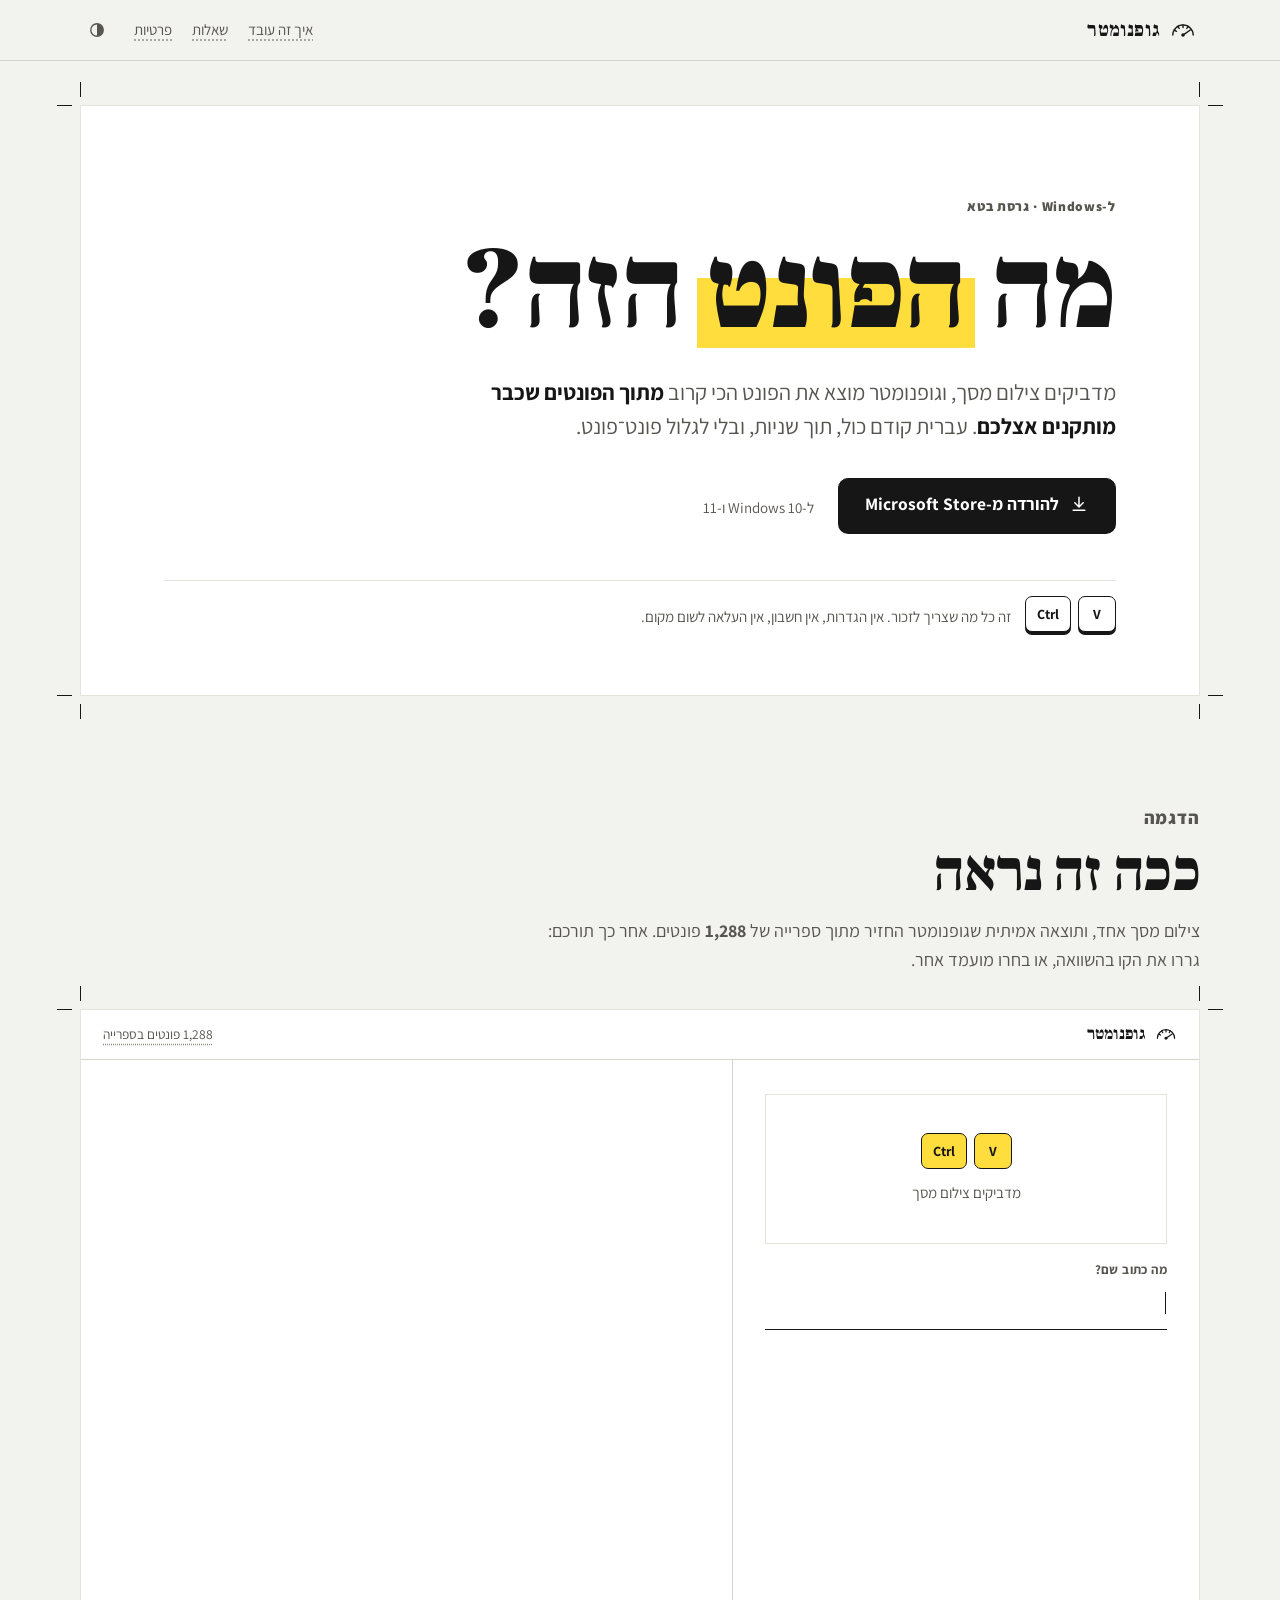
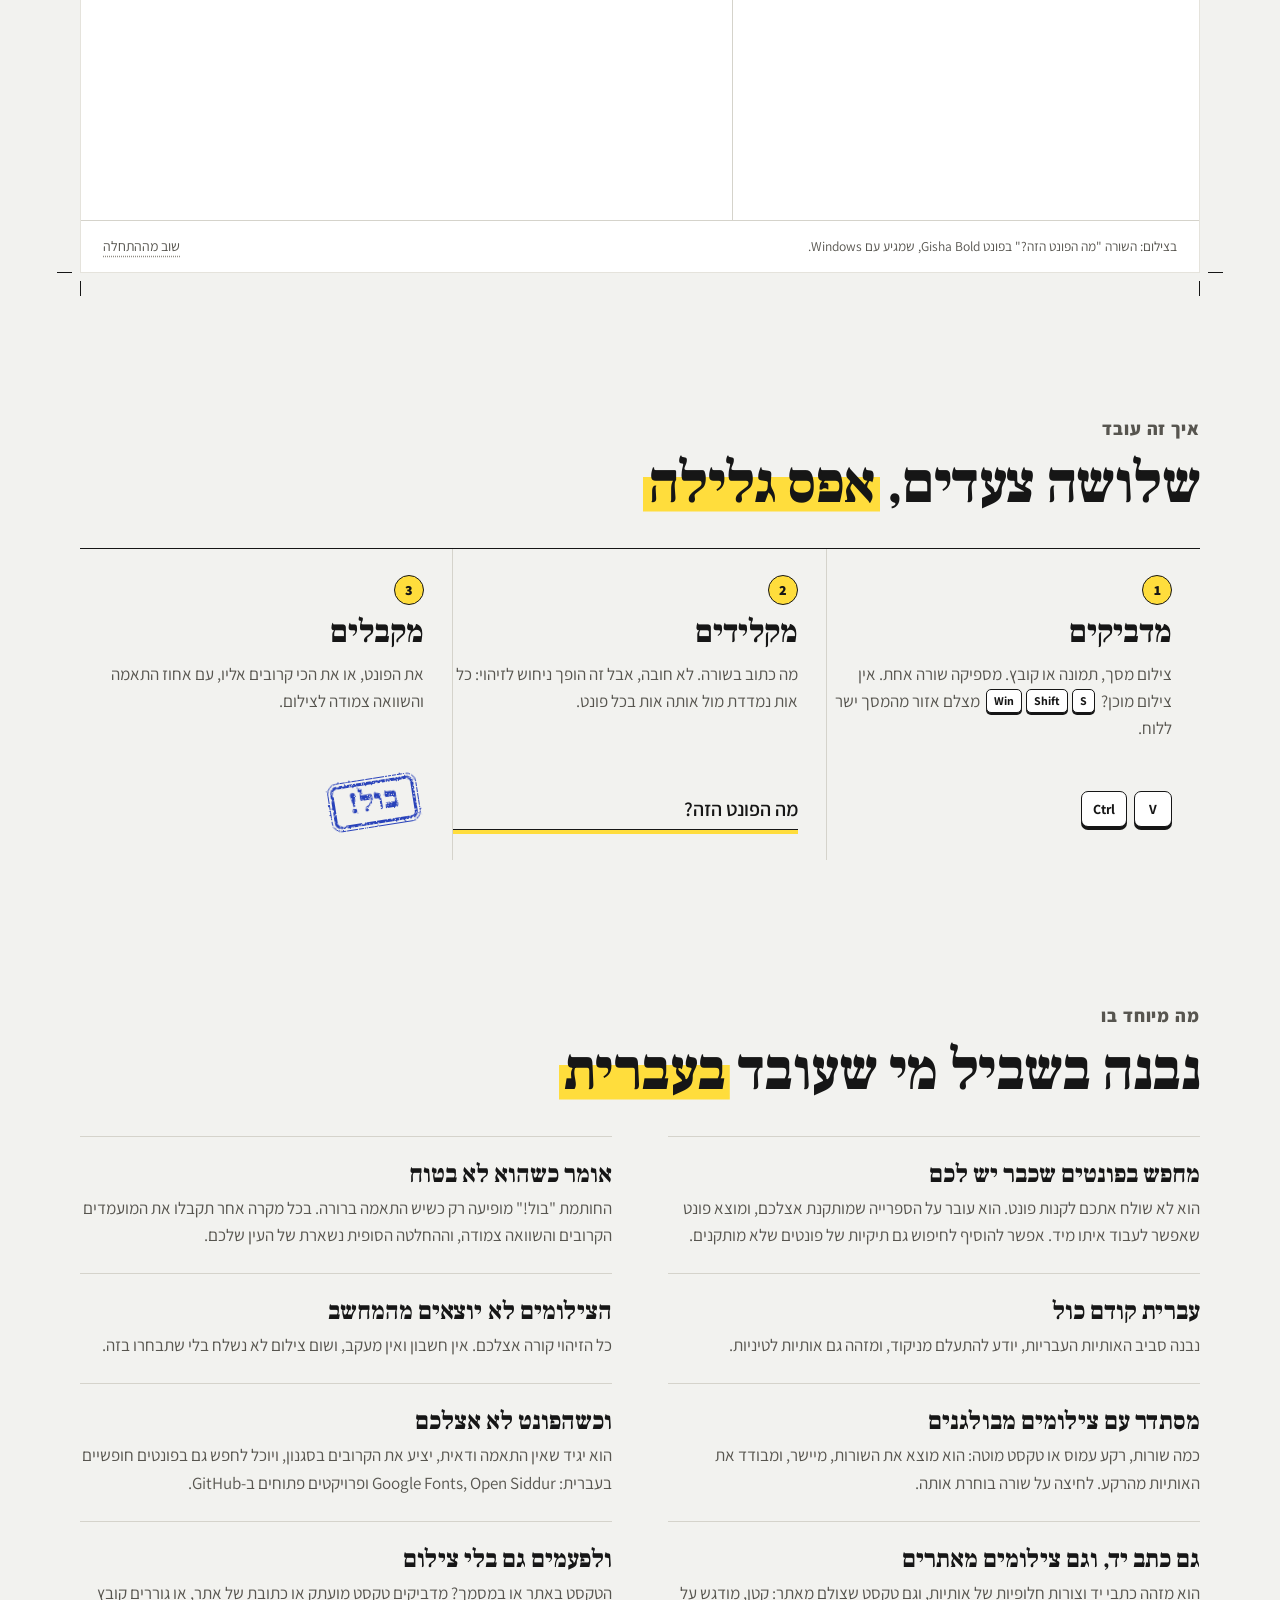
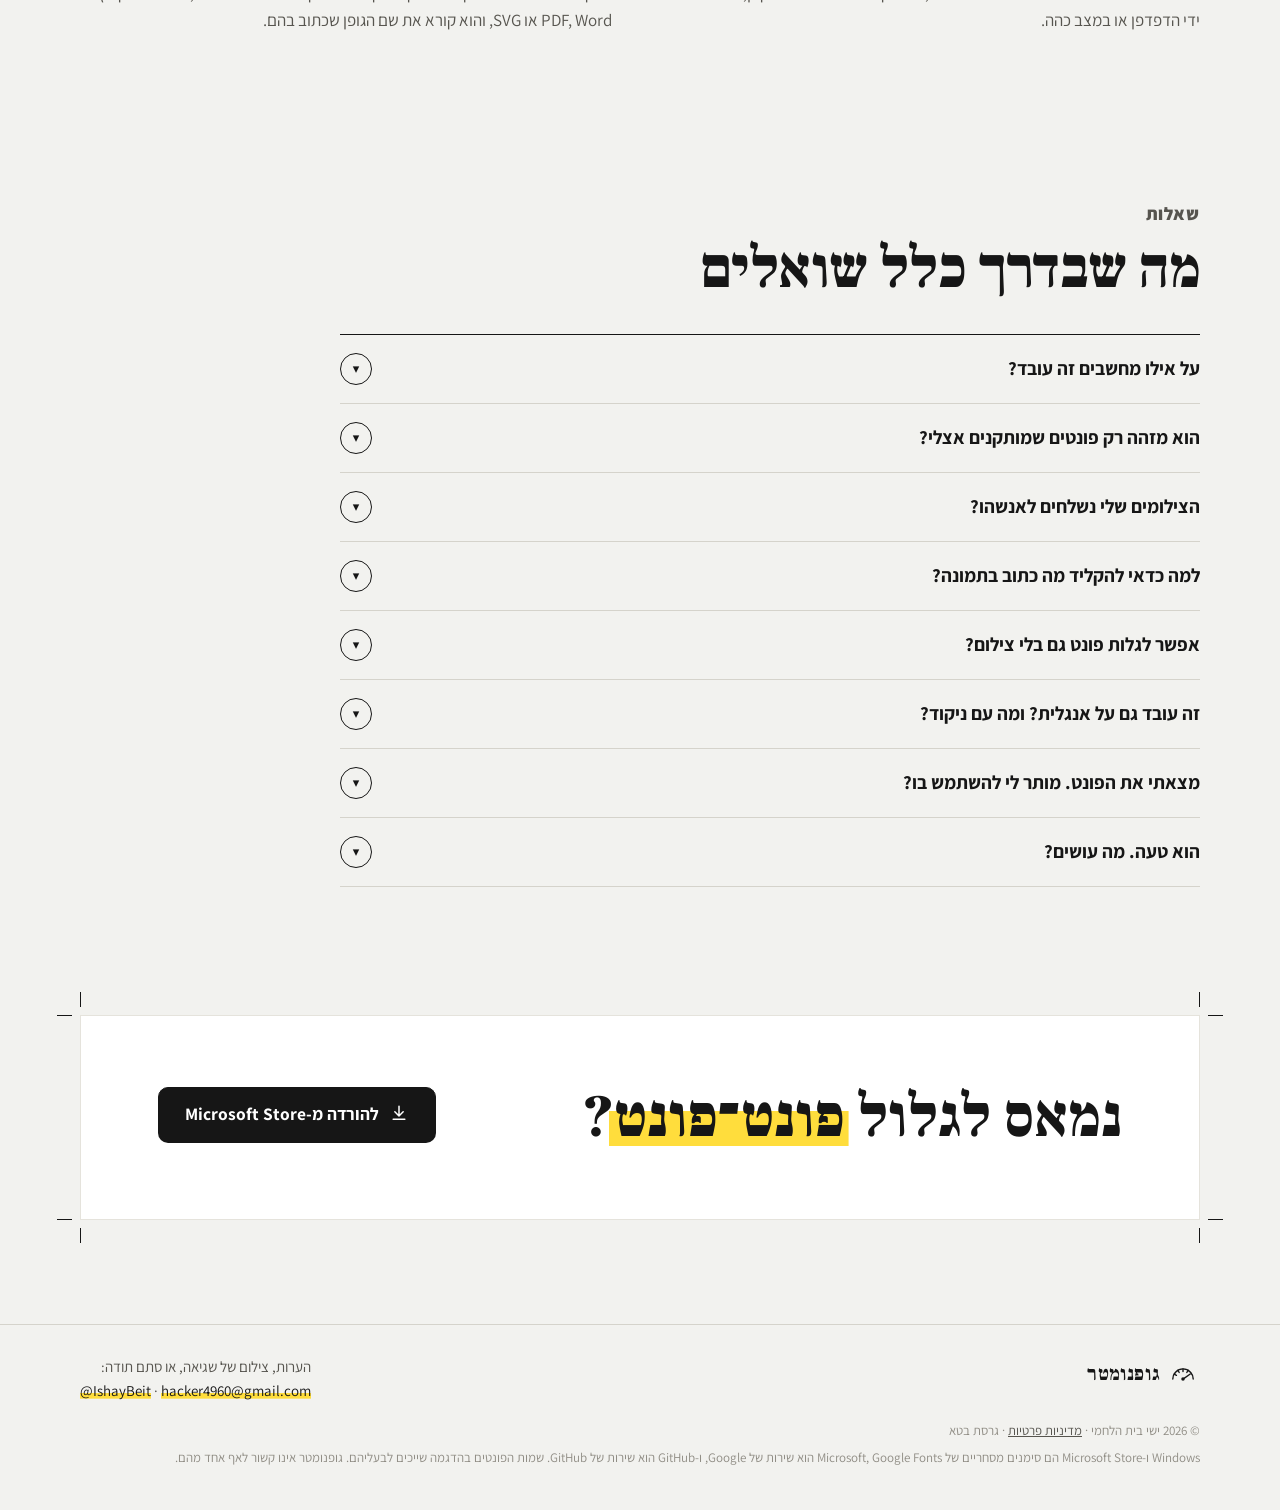
<file: index.html>
<!doctype html>
<html lang="he" dir="rtl" class="no-js" data-store="live">
<head>
<meta charset="utf-8">
<meta name="viewport" content="width=device-width, initial-scale=1">
<title>גופנומטר · מה הפונט הזה? זיהוי פונט מצילום מסך</title>
<meta name="description" content="גופנומטר מזהה פונט מצילום מסך, מתוך הפונטים שכבר מותקנים אצלכם ב-Windows. עברית קודם כול, וגם אותיות לטיניות. אפשר גם לקרוא את שם הגופן מטקסט מועתק, מאתר או מקובץ. הצילומים לא יוצאים מהמחשב.">
<meta name="theme-color" content="#F2F2EF">
<link rel="icon" href="img/favicon.png" type="image/png">
<link rel="apple-touch-icon" href="img/apple-touch-icon.png">
<link rel="canonical" href="https://fontometer.github.io/">
<!-- link previews (WhatsApp, X, Facebook): these need full addresses -->
<meta property="og:url" content="https://fontometer.github.io/">
<meta property="og:type" content="website">
<meta property="og:locale" content="he_IL">
<meta property="og:site_name" content="גופנומטר">
<meta property="og:title" content="גופנומטר · מה הפונט הזה?">
<meta property="og:description" content="מזהה פונט מצילום מסך, מתוך הפונטים שכבר יש לכם. עברית קודם כול.">
<meta property="og:image" content="https://fontometer.github.io/img/og.png">
<meta property="og:image:width" content="1200">
<meta property="og:image:height" content="630">
<meta name="twitter:card" content="summary_large_image">
<link rel="preload" href="fonts/FrankRuhlLibre-900.woff2" as="font" type="font/woff2" crossorigin>
<link rel="preload" href="fonts/Assistant-400.woff2" as="font" type="font/woff2" crossorigin>
<link rel="stylesheet" href="style.css">
<script>
  // before the first paint: scripts are on, and the theme the visitor chose last time (light at first)
  document.documentElement.classList.remove("no-js");
  try { if (localStorage.getItem("fontometer.theme") === "dark") document.documentElement.dataset.theme = "dark"; } catch (e) {}
</script>
<script type="application/ld+json">
{"@context": "https://schema.org", "@type": "SoftwareApplication", "name": "גופנומטר", "alternateName": "Fontometer",
 "operatingSystem": "Windows 10, Windows 11", "applicationCategory": "DesignApplication", "inLanguage": "he",
 "description": "זיהוי פונט מצילום מסך, מתוך הפונטים שמותקנים במחשב. עברית קודם כול.",
 "author": {"@type": "Person", "name": "ישי בית הלחמי"}}
</script>
</head>
<body>

<svg width="0" height="0" aria-hidden="true" style="position:absolute">
  <filter id="stampfx" x="-10%" y="-20%" width="120%" height="140%">
    <feTurbulence type="fractalNoise" baseFrequency="0.85" numOctaves="2" seed="7" result="noise"/>
    <feDisplacementMap in="SourceGraphic" in2="noise" scale="2.2" result="rough"/>
    <feTurbulence type="fractalNoise" baseFrequency="1.5" numOctaves="1" seed="2" result="grain"/>
    <feColorMatrix in="grain" type="matrix" values="0 0 0 0 0  0 0 0 0 0  0 0 0 0 0  0 0 0 -9 6.3" result="holes"/>
    <feComposite in="rough" in2="holes" operator="in"/>
  </filter>
  <symbol id="gauge" viewBox="0 0 28 28">
    <path d="M3 19.5A11 11 0 0 1 25 19.5"/>
    <path d="M6.9 15.4L4.47 14M9.9 12.4L8.5 9.97M14 11.3V8.5M18.1 12.4L19.5 9.97"/>
  </symbol>
</svg>

<a class="skip" href="#main">דילוג לתוכן</a>

<header class="bar">
  <div class="wrap">
    <a class="brand" href="./" aria-label="גופנומטר, לראש העמוד">
      <svg class="gauge" id="barGauge" viewBox="0 0 28 28" aria-hidden="true"><use href="#gauge"/><g class="needle"><path d="M14 19.5L21.8 14.05"/><circle cx="14" cy="19.5" r="1.9"/></g></svg>
      <span>גופנומטר</span>
    </a>
    <nav class="bar-tools" aria-label="ניווט">
      <a class="lib-btn" href="#how">איך זה עובד</a>
      <a class="lib-btn" href="#faq">שאלות</a>
      <a class="lib-btn" href="privacy.html">פרטיות</a>
      <button class="icon-btn theme-btn" id="theme" type="button" title="מצב כהה" aria-label="מצב כהה" aria-pressed="false">
        <svg viewBox="0 0 24 24" aria-hidden="true"><circle cx="12" cy="12" r="7.5"/><path class="half" d="M12 4.5a7.5 7.5 0 0 1 0 15z"/></svg>
      </button>
    </nav>
  </div>
</header>

<main id="main">

  <!-- the program's opening screen, as the opening of the site -->
  <section class="hero">
    <div class="wrap">
      <div class="sheet">
        <i class="mark tl"></i><i class="mark tr"></i><i class="mark bl"></i><i class="mark br"></i>
        <p class="kicker">ל-Windows · גרסת בטא</p>
        <h1>מה <span class="hl" data-swipe>הפונט</span> הזה?</h1>
        <p class="lead">מדביקים צילום מסך, וגופנומטר מוצא את הפונט הכי קרוב <b>מתוך הפונטים שכבר מותקנים אצלכם</b>.
          עברית קודם כול, תוך שניות, ובלי לגלול פונט־פונט.</p>
        <div class="cta">
          <a class="btn primary big store-live" href="https://apps.microsoft.com/detail/9P6WHW5M25Q8">
            <svg viewBox="0 0 24 24" aria-hidden="true"><path d="M12 4v11M7 10.5l5 5 5-5M5 19.5h14"/></svg>להורדה מ-Microsoft Store</a>
          <span class="btn big soon store-soon">בקרוב ב-Microsoft Store</span>
          <p class="cta-note">
            <span class="store-live">ל-Windows 10 ו-11</span>
            <span class="store-soon">רוצים לנסות את הבטא כבר עכשיו? <a class="link mail" href="#contact">כתבו לי</a></span>
          </p>
        </div>
        <p class="tip">
          <span class="keys loop" aria-hidden="true"><kbd>Ctrl</kbd><kbd>V</kbd></span>
          <span>זה כל מה שצריך לזכור. אין הגדרות, אין חשבון, אין העלאה לשום מקום.</span>
        </p>
      </div>
    </div>
  </section>

  <!-- the program itself, with a real result -->
  <section class="part" id="demo" aria-labelledby="demoTitle">
    <div class="wrap">
      <header class="part-head">
        <p class="kicker">הדגמה</p>
        <h2 id="demoTitle">ככה זה נראה</h2>
        <p>צילום מסך אחד, ותוצאה אמיתית שגופנומטר החזיר מתוך ספרייה של <b class="lib-count">1,288</b> פונטים.
          אחר כך תורכם: גררו את הקו בהשוואה, או בחרו מועמד אחר.</p>
      </header>

      <div class="sheet app pasted" id="demoApp">
        <i class="mark tl"></i><i class="mark tr"></i><i class="mark bl"></i><i class="mark br"></i>
        <div class="app-bar" aria-hidden="true">
          <span class="app-brand"><svg class="gauge" id="appGauge" viewBox="0 0 28 28"><use href="#gauge"/><g class="needle"><path d="M14 19.5L21.8 14.05"/><circle cx="14" cy="19.5" r="1.9"/></g></svg>גופנומטר</span>
          <span class="app-lib"><span class="lib-count">1,288</span> פונטים בספרייה</span>
        </div>

        <div class="app-stage">
          <div class="app-source">
            <div class="shot">
              <div class="shot-img">
                <img src="img/demo/source.png" width="783" height="128" alt="צילום מסך של השורה: מה הפונט הזה?">
                <div class="scan"></div>
              </div>
              <div class="shot-empty" aria-hidden="true">
                <span class="keys"><kbd data-k="ctrl">Ctrl</kbd><kbd data-k="v">V</kbd></span>
                <span>מדביקים צילום מסך</span>
              </div>
            </div>
            <div class="ask">
              <label>מה כתוב שם?</label>
              <div class="typed" id="demoTyped">מה הפונט הזה?</div>
            </div>
            <p class="app-note" id="demoNote">גם בלי להקליד הוא קורא את האותיות בעצמו. עם הקלדה הוא יודע בדיוק איזו אות היא איזו.</p>
          </div>

          <div class="app-results">
            <div class="res certain" id="demoRes">
              <p class="kicker sure" id="demoKicker">זיהוי ודאי</p>
              <div class="res-main">
                <div class="res-name">
                  <h3 id="demoName">Gisha</h3>
                  <p class="meta"><span id="demoStyle">Bold</span><span class="dot">·</span><span id="demoFile" dir="ltr">gishabd.ttf</span></p>
                </div>
                <div class="score">
                  <div class="stamp" aria-hidden="true">בול!</div>
                  <div class="score-num"><span class="num" id="demoScore">93.8</span><span class="pct">%</span></div>
                  <div class="score-cap">התאמה</div>
                </div>
              </div>
              <div class="progress" aria-hidden="true">
                <div class="track"><i id="demoTrack"></i></div>
                <p class="stage-text" id="demoStage"></p>
              </div>
              <div class="meter" id="demoMeter" style="--v:.938"><i></i><b><span>ודאי מכאן</span></b></div>
            </div>

            <section class="compare" id="demoCompare" aria-label="השוואה">
              <header>
                <h4 class="sub">מקור מול חיקוי</h4>
                <div class="seg" id="demoSeg">
                  <button type="button" class="on" data-mode="wipe">החלקה</button>
                  <button type="button" data-mode="diff">הפרשים</button>
                </div>
              </header>
              <div class="viewer" id="demoViewer" data-mode="wipe" tabindex="0" role="slider" aria-valuemin="0" aria-valuemax="100" aria-valuenow="50"
                   aria-label="השוואה בין הצילום לחיקוי. גררו, או השתמשו בחצים">
                <img class="v-orig" src="img/demo/source.png" alt="">
                <img class="v-font" id="demoFont" src="img/demo/font-1.png" alt="">
                <img class="v-diff" id="demoDiff" src="img/demo/diff-1.png" alt="">
                <div class="handle"><span></span></div>
                <span class="tag tag-orig">מקור</span><span class="tag tag-font">חיקוי</span>
              </div>
              <p class="legend">
                <span class="wipe-only">מימין הצילום, משמאל אותו טקסט בפונט שנבחר. גררו את הקו.</span>
                <span class="diff-only"><i class="sw k"></i>חופף <i class="sw m"></i>רק בצילום <i class="sw c"></i>רק בפונט</span>
              </p>
            </section>

            <section class="others" aria-label="המועמדים">
              <header><h4 class="sub">הקרובים ביותר</h4></header>
              <ol class="list" id="demoList">
                <li class="row" data-i="1" style="--i:0;--v:.938" aria-selected="true" tabindex="0"><span class="rank">1</span><span class="row-sample"><img src="img/demo/row-1.png" alt=""></span><span class="row-name"><b><span>Gisha</span></b><small>Bold</small></span><span class="row-score">93.8%</span></li>
                <li class="row" data-i="2" style="--i:1;--v:.825" aria-selected="false" tabindex="0"><span class="rank">2</span><span class="row-sample"><img src="img/demo/row-2.png" alt=""></span><span class="row-name"><b><span>Tahoma</span></b><small>Bold</small></span><span class="row-score">82.5%</span></li>
                <li class="row" data-i="3" style="--i:2;--v:.797" aria-selected="false" tabindex="0"><span class="rank">3</span><span class="row-sample"><img src="img/demo/row-3.png" alt=""></span><span class="row-name"><b><span>Noto Sans Hebrew</span></b><small>ExtraBold</small></span><span class="row-score">79.7%</span></li>
                <li class="row" data-i="4" style="--i:3;--v:.765" aria-selected="false" tabindex="0"><span class="rank">4</span><span class="row-sample"><img src="img/demo/row-4.png" alt=""></span><span class="row-name"><b><span>Simple CLM</span></b><small>Bold</small></span><span class="row-score">76.5%</span></li>
              </ol>
            </section>
          </div>
        </div>

        <div class="app-foot">
          <span>בצילום: השורה "מה הפונט הזה?" בפונט Gisha Bold, שמגיע עם Windows.</span>
          <button class="quiet" id="demoAgain" type="button">שוב מההתחלה</button>
        </div>
      </div>
    </div>
  </section>

  <section class="part" id="how" aria-labelledby="howTitle">
    <div class="wrap">
      <header class="part-head">
        <p class="kicker">איך זה עובד</p>
        <h2 id="howTitle">שלושה צעדים, <span class="hl" data-swipe>אפס גלילה</span></h2>
      </header>
      <ol class="steps">
        <li>
          <span class="step-n">1</span>
          <h3>מדביקים</h3>
          <p>צילום מסך, תמונה או קובץ. מספיקה שורה אחת.
            אין צילום מוכן? <span class="keys sm" aria-label="Win, Shift ו־S"><kbd>Win</kbd><kbd>Shift</kbd><kbd>S</kbd></span> מצלם אזור מהמסך ישר ללוח.</p>
          <div class="step-art"><span class="keys loop" aria-hidden="true"><kbd>Ctrl</kbd><kbd>V</kbd></span></div>
        </li>
        <li>
          <span class="step-n">2</span>
          <h3>מקלידים</h3>
          <p>מה כתוב בשורה. לא חובה, אבל זה הופך ניחוש לזיהוי: כל אות נמדדת מול אותה אות בכל פונט.</p>
          <div class="step-art"><div class="mini-field" aria-hidden="true">מה הפונט הזה?</div></div>
        </li>
        <li>
          <span class="step-n">3</span>
          <h3>מקבלים</h3>
          <p>את הפונט, או את הכי קרובים אליו, עם אחוז התאמה והשוואה צמודה לצילום.</p>
          <div class="step-art"><span class="mini-stamp" aria-hidden="true">בול!</span></div>
        </li>
      </ol>
    </div>
  </section>

  <section class="part" id="why" aria-labelledby="whyTitle">
    <div class="wrap">
      <header class="part-head">
        <p class="kicker">מה מיוחד בו</p>
        <h2 id="whyTitle">נבנה בשביל מי שעובד <span class="hl" data-swipe>בעברית</span></h2>
      </header>
      <dl class="points">
        <div>
          <dt>מחפש בפונטים שכבר יש לכם</dt>
          <dd>הוא לא שולח אתכם לקנות פונט. הוא עובר על הספרייה שמותקנת אצלכם, ומוצא פונט שאפשר לעבוד איתו מיד.
            אפשר להוסיף לחיפוש גם תיקיות של פונטים שלא מותקנים.</dd>
        </div>
        <div>
          <dt>אומר כשהוא לא בטוח</dt>
          <dd>החותמת "בול!" מופיעה רק כשיש התאמה ברורה. בכל מקרה אחר תקבלו את המועמדים הקרובים והשוואה צמודה,
            וההחלטה הסופית נשארת של העין שלכם.</dd>
        </div>
        <div>
          <dt>עברית קודם כול</dt>
          <dd>נבנה סביב האותיות העבריות, יודע להתעלם מניקוד, ומזהה גם אותיות לטיניות.</dd>
        </div>
        <div>
          <dt>הצילומים לא יוצאים מהמחשב</dt>
          <dd>כל הזיהוי קורה אצלכם. אין חשבון ואין מעקב, ושום צילום לא נשלח בלי שתבחרו בזה.</dd>
        </div>
        <div>
          <dt>מסתדר עם צילומים מבולגנים</dt>
          <dd>כמה שורות, רקע עמוס או טקסט מוטה: הוא מוצא את השורות, מיישר, ומבודד את האותיות מהרקע.
            לחיצה על שורה בוחרת אותה.</dd>
        </div>
        <div>
          <dt>וכשהפונט לא אצלכם</dt>
          <dd>הוא יגיד שאין התאמה ודאית, יציע את הקרובים בסגנון, ויוכל לחפש גם בפונטים חופשיים בעברית: Google Fonts,
            Open Siddur ופרויקטים פתוחים ב-GitHub.</dd>
        </div>
        <div>
          <dt>גם כתב יד, וגם צילומים מאתרים</dt>
          <dd>הוא מזהה כתבי יד וצורות חלופיות של אותיות, וגם טקסט שצולם מאתר: קטן, מודגש על ידי הדפדפן או במצב כהה.</dd>
        </div>
        <div>
          <dt>ולפעמים גם בלי צילום</dt>
          <dd>הטקסט באתר או במסמך? מדביקים טקסט מועתק או כתובת של אתר, או גוררים קובץ PDF, Word או SVG,
            והוא קורא את שם הגופן שכתוב בהם.</dd>
        </div>
      </dl>
    </div>
  </section>

  <section class="part" id="faq" aria-labelledby="faqTitle">
    <div class="wrap">
      <header class="part-head">
        <p class="kicker">שאלות</p>
        <h2 id="faqTitle">מה שבדרך כלל שואלים</h2>
      </header>
      <div class="faq">
        <details>
          <summary><span>על אילו מחשבים זה עובד?</span></summary>
          <div class="answer"><p>Windows 10 ו-Windows 11, במחשבים של 64 ביט. אין גרסה למק או לטלפון, לפחות בינתיים.</p></div>
        </details>
        <details>
          <summary><span>הוא מזהה רק פונטים שמותקנים אצלי?</span></summary>
          <div class="answer">
            <p>קודם כול כן, וזה בכוונה: ככה תמצאו פונט שכבר יש לכם ואפשר לעבוד איתו מיד. אפשר להוסיף לחיפוש גם תיקיות של פונטים שלא מותקנים.</p>
            <p>אם הפונט מהצילום לא נמצא אצלכם, גופנומטר יגיד שאין התאמה ודאית, יציע את הקרובים אליו בסגנון,
              ויוכל לחפש גם בפונטים חופשיים בעברית: Google Fonts, Open Siddur ופרויקטים פתוחים ב-GitHub.</p>
          </div>
        </details>
        <details>
          <summary><span>הצילומים שלי נשלחים לאנשהו?</span></summary>
          <div class="answer"><p>לא, אלא אם תבחרו לשלוח לי דיווח על זיהוי שפספס. כל הזיהוי קורה במחשב שלכם, בלי חשבון.
            התוכנה מתחברת לרשת רק כשתבקשו: כדי להוריד פונטים חופשיים, כדי לקרוא את הגופנים של אתר שהדבקתם את הכתובת שלו,
            או כדי לשלוח דיווח שראיתם ואישרתם. הפרטים המלאים ב<a class="link" href="privacy.html">מדיניות הפרטיות</a>.</p></div>
        </details>
        <details>
          <summary><span>למה כדאי להקליד מה כתוב בתמונה?</span></summary>
          <div class="answer"><p>כי אז הוא יודע בדיוק איזו אות היא איזו, ומשווה כל אות לאותה אות בכל פונט. בלי הקלדה הוא קורא את האותיות
            בעצמו, וזה עובד, אבל ההקלדה הופכת ניחוש לזיהוי.</p></div>
        </details>
        <details>
          <summary><span>אפשר לגלות פונט גם בלי צילום?</span></summary>
          <div class="answer">
            <p>כן, כשהטקסט באתר או במסמך. מעתיקים את הטקסט עצמו ומדביקים בגופנומטר, מדביקים את הכתובת של הדף, או גוררים לחלון
              קובץ PDF, Word או SVG. הוא קורא את שם הגופן שכתוב בהם, ומראה אם הוא מותקן אצלכם או נמצא בפונטים החופשיים.</p>
            <p>ככה מגלים גם פונטים מסחריים שאף צילום לא היה מוצא, כי הם לא אצלכם. ההעתקה עובדת מ-Chrome, מ-Edge, מ-Word
              ומ-Google Docs. Firefox לא שומר את הגופן כשמעתיקים.</p>
          </div>
        </details>
        <details>
          <summary><span>זה עובד גם על אנגלית? ומה עם ניקוד?</span></summary>
          <div class="answer"><p>כן. גופנומטר נבנה סביב העברית, אבל מזהה גם אותיות לטיניות. ניקוד הוא מזהה ומתעלם ממנו מעצמו,
            ואפשר לבקש ממנו להשוות גם אותו.</p></div>
        </details>
        <details>
          <summary><span>מצאתי את הפונט. מותר לי להשתמש בו?</span></summary>
          <div class="answer"><p>לא בהכרח. הזיהוי לא אומר כלום על הרישיון של הפונט. לפני שימוש, ובמיוחד בעבודה מסחרית,
            בדקו את תנאי הרישיון שלו.</p></div>
        </details>
        <details>
          <summary><span>הוא טעה. מה עושים?</span></summary>
          <div class="answer"><p>קודם כול נסו לסמן שורה אחת ולהקליד מה כתוב בה. אם עדיין לא, לחצו על "לא זה?" ליד התוצאה, או שלחו לי את הצילום:
            <a class="link mail" href="#contact" data-show>hacker4960 בג'ימייל</a>. זו גרסת בטא, וכל צילום כזה עוזר לשפר אותו.</p></div>
        </details>
      </div>
    </div>
  </section>

  <section class="part end" aria-labelledby="endTitle">
    <div class="wrap">
      <div class="sheet">
        <i class="mark tl"></i><i class="mark tr"></i><i class="mark bl"></i><i class="mark br"></i>
        <h2 id="endTitle">נמאס לגלול <span class="hl" data-swipe>פונט־פונט</span>?</h2>
        <div class="cta">
          <a class="btn primary big store-live" href="https://apps.microsoft.com/detail/9P6WHW5M25Q8">
            <svg viewBox="0 0 24 24" aria-hidden="true"><path d="M12 4v11M7 10.5l5 5 5-5M5 19.5h14"/></svg>להורדה מ-Microsoft Store</a>
          <span class="btn big soon store-soon">בקרוב ב-Microsoft Store</span>
        </div>
      </div>
    </div>
  </section>

</main>

<footer class="foot" id="contact">
  <div class="wrap">
    <div class="foot-main">
      <a class="brand" href="./"><svg class="gauge" viewBox="0 0 28 28" aria-hidden="true"><use href="#gauge"/><g class="needle"><path d="M14 19.5L21.8 14.05"/><circle cx="14" cy="19.5" r="1.9"/></g></svg><span>גופנומטר</span></a>
      <p class="foot-contact">הערות, צילום של שגיאה, או סתם תודה:<br>
        <a class="link mail" href="#contact" data-show>hacker4960 בג'ימייל</a> · <a class="link" href="https://x.com/IshayBeit" dir="ltr" rel="noopener">@IshayBeit</a></p>
    </div>
    <p class="fine">© 2026 ישי בית הלחמי · <a href="privacy.html">מדיניות פרטיות</a> · גרסת בטא</p>
    <p class="fine">Windows ו-Microsoft Store הם סימנים מסחריים של Microsoft, Google Fonts הוא שירות של Google, ו-GitHub הוא שירות של GitHub.
      שמות הפונטים בהדגמה שייכים לבעליהם. גופנומטר אינו קשור לאף אחד מהם.</p>
  </div>
</footer>

<script src="site.js"></script>
</body>
</html>
</file>
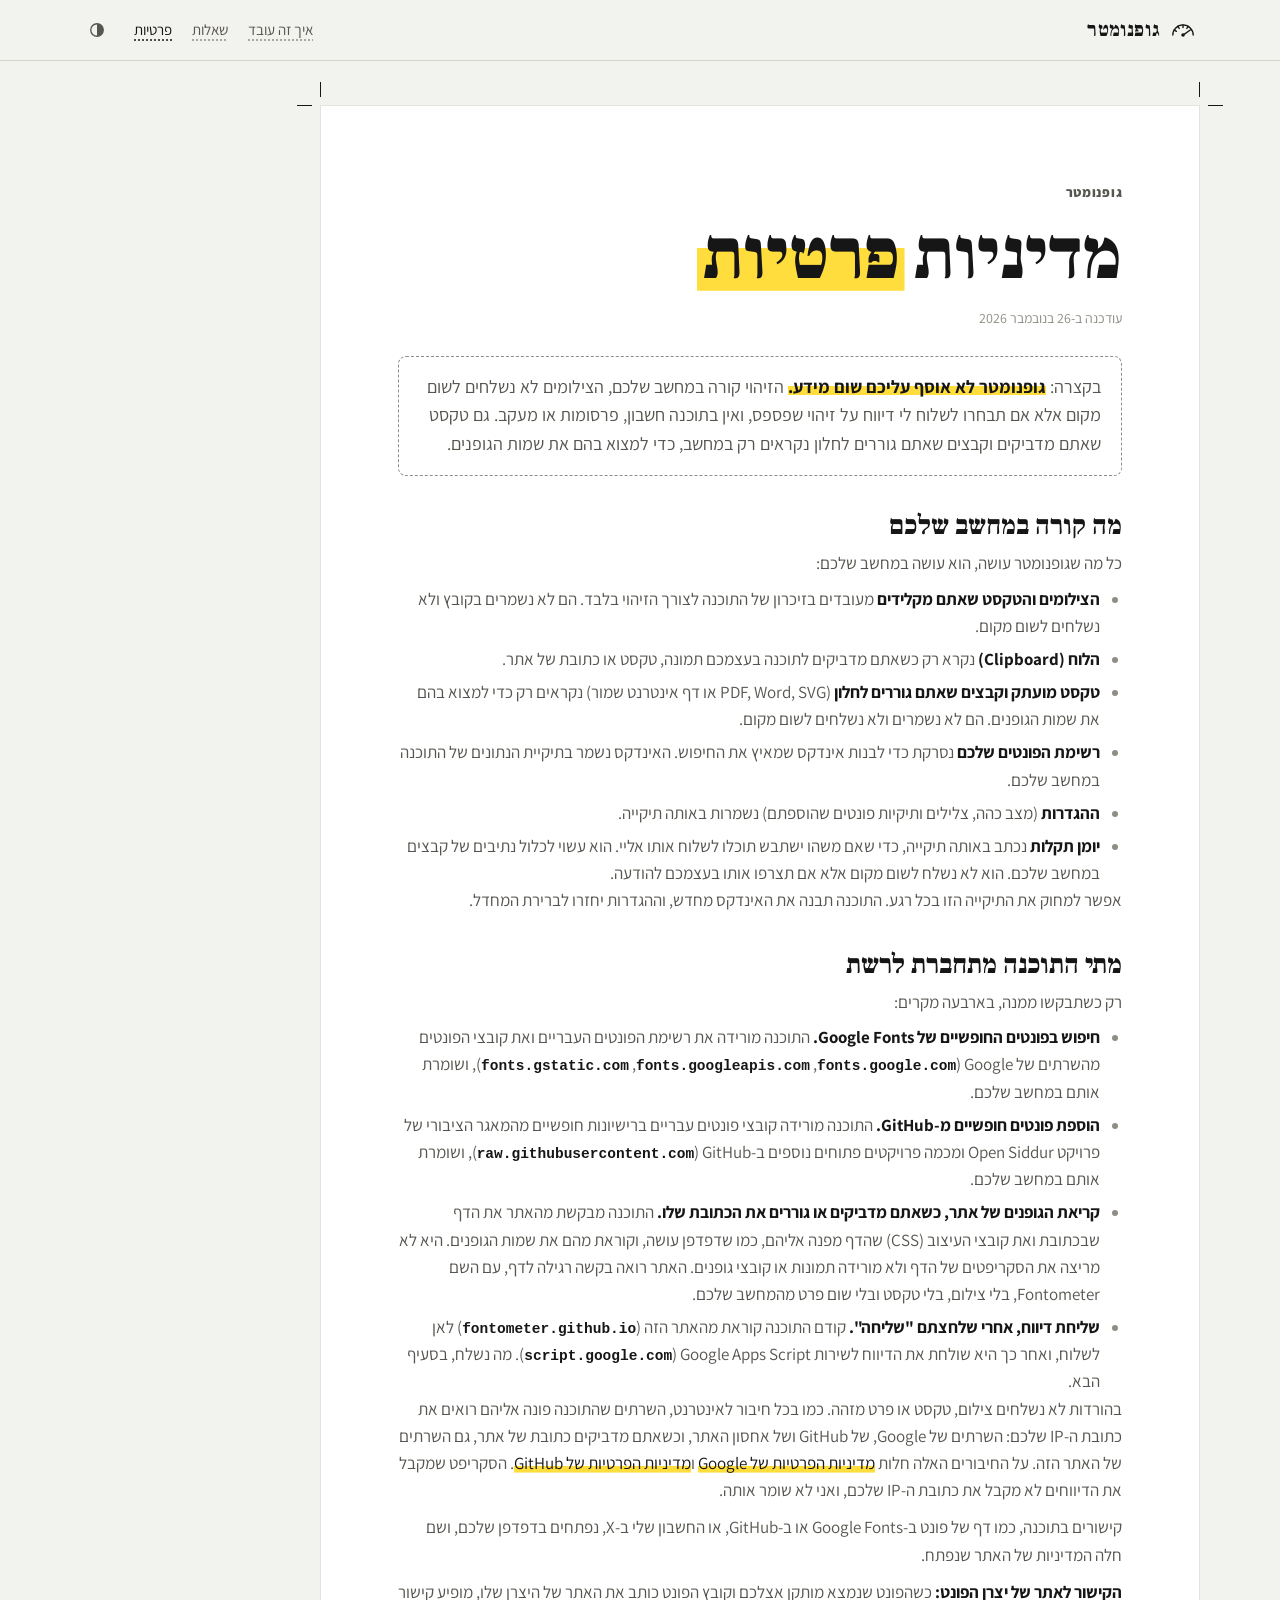
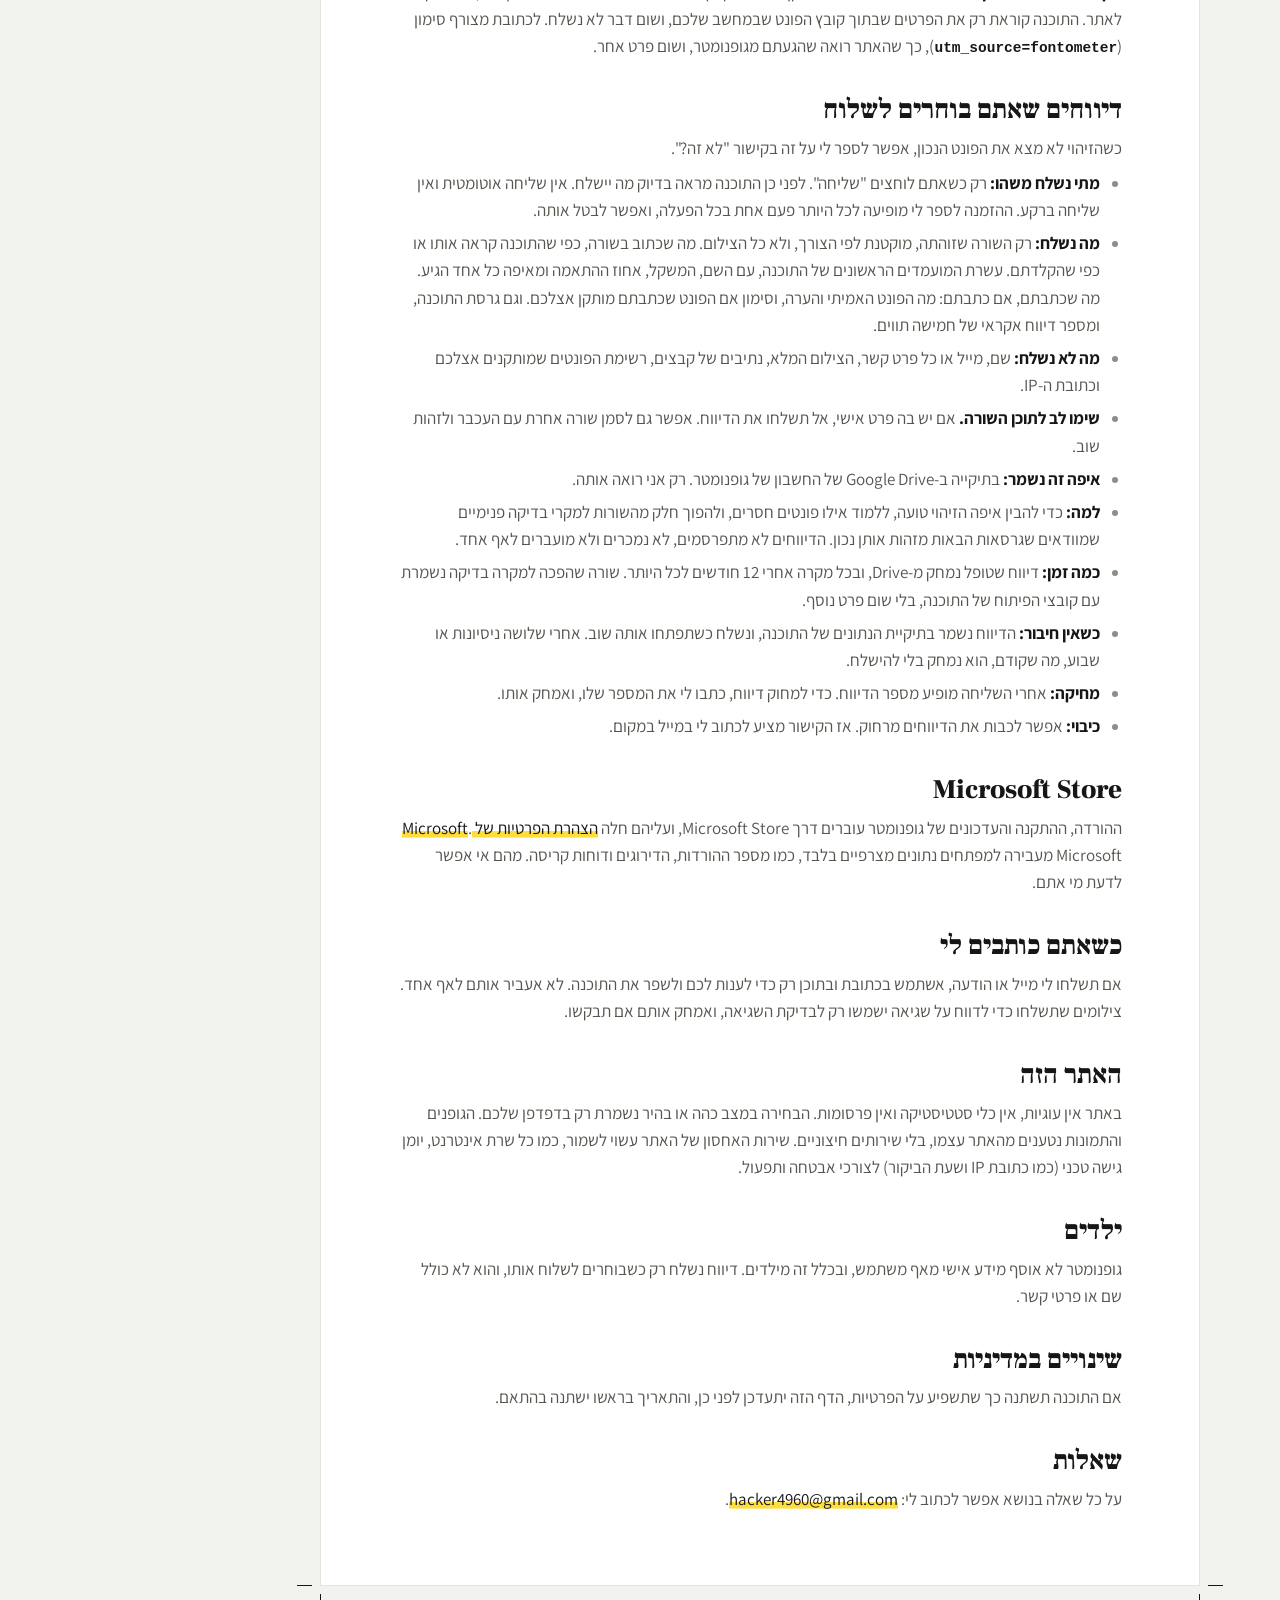
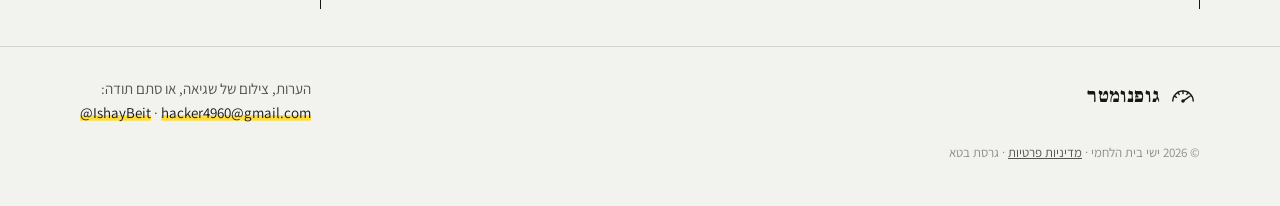
<file: privacy.html>
<!doctype html>
<html lang="he" dir="rtl" class="no-js" data-store="live">
<head>
<meta charset="utf-8">
<meta name="viewport" content="width=device-width, initial-scale=1">
<title>מדיניות פרטיות · גופנומטר</title>
<meta name="description" content="גופנומטר לא אוסף עליכם מידע. הזיהוי קורה במחשב שלכם, ושום צילום לא נשלח בלי שתבחרו בזה.">
<link rel="canonical" href="https://fontometer.github.io/privacy.html">
<meta name="theme-color" content="#F2F2EF">
<link rel="icon" href="img/favicon.png" type="image/png">
<link rel="apple-touch-icon" href="img/apple-touch-icon.png">
<link rel="preload" href="fonts/FrankRuhlLibre-900.woff2" as="font" type="font/woff2" crossorigin>
<link rel="stylesheet" href="style.css">
<script>
  document.documentElement.classList.remove("no-js");
  try { if (localStorage.getItem("fontometer.theme") === "dark") document.documentElement.dataset.theme = "dark"; } catch (e) {}
</script>
</head>
<body>

<svg width="0" height="0" aria-hidden="true" style="position:absolute">
  <symbol id="gauge" viewBox="0 0 28 28">
    <path d="M3 19.5A11 11 0 0 1 25 19.5"/>
    <path d="M6.9 15.4L4.47 14M9.9 12.4L8.5 9.97M14 11.3V8.5M18.1 12.4L19.5 9.97"/>
  </symbol>
</svg>

<a class="skip" href="#main">דילוג לתוכן</a>

<header class="bar">
  <div class="wrap">
    <a class="brand" href="./" aria-label="גופנומטר, לעמוד הבית">
      <svg class="gauge" id="barGauge" viewBox="0 0 28 28" aria-hidden="true"><use href="#gauge"/><g class="needle"><path d="M14 19.5L21.8 14.05"/><circle cx="14" cy="19.5" r="1.9"/></g></svg>
      <span>גופנומטר</span>
    </a>
    <nav class="bar-tools" aria-label="ניווט">
      <a class="lib-btn" href="./#how">איך זה עובד</a>
      <a class="lib-btn" href="./#faq">שאלות</a>
      <a class="lib-btn" href="privacy.html" aria-current="page">פרטיות</a>
      <button class="icon-btn theme-btn" id="theme" type="button" title="מצב כהה" aria-label="מצב כהה" aria-pressed="false">
        <svg viewBox="0 0 24 24" aria-hidden="true"><circle cx="12" cy="12" r="7.5"/><path class="half" d="M12 4.5a7.5 7.5 0 0 1 0 15z"/></svg>
      </button>
    </nav>
  </div>
</header>

<main id="main" class="doc">
  <div class="wrap">
    <article class="sheet">
      <i class="mark tl"></i><i class="mark tr"></i><i class="mark bl"></i><i class="mark br"></i>
      <p class="kicker">גופנומטר</p>
      <h1>מדיניות <span class="hl" data-swipe>פרטיות</span></h1>
      <p class="updated">עודכנה ב-26 בנובמבר 2026</p>

      <p class="short">בקצרה: <b>גופנומטר לא אוסף עליכם שום מידע.</b> הזיהוי קורה במחשב שלכם, הצילומים לא נשלחים לשום מקום
        אלא אם תבחרו לשלוח לי דיווח על זיהוי שפספס, ואין בתוכנה חשבון, פרסומות או מעקב. גם טקסט שאתם מדביקים וקבצים שאתם
        גוררים לחלון נקראים רק במחשב, כדי למצוא בהם את שמות הגופנים.</p>

      <h2>מה קורה במחשב שלכם</h2>
      <p>כל מה שגופנומטר עושה, הוא עושה במחשב שלכם:</p>
      <ul>
        <li><b>הצילומים והטקסט שאתם מקלידים</b> מעובדים בזיכרון של התוכנה לצורך הזיהוי בלבד. הם לא נשמרים בקובץ ולא נשלחים לשום מקום.</li>
        <li><b>הלוח (Clipboard)</b> נקרא רק כשאתם מדביקים לתוכנה בעצמכם תמונה, טקסט או כתובת של אתר.</li>
        <li><b>טקסט מועתק וקבצים שאתם גוררים לחלון</b> (PDF, Word, SVG או דף אינטרנט שמור) נקראים רק כדי למצוא בהם את שמות
          הגופנים. הם לא נשמרים ולא נשלחים לשום מקום.</li>
        <li><b>רשימת הפונטים שלכם</b> נסרקת כדי לבנות אינדקס שמאיץ את החיפוש. האינדקס נשמר בתיקיית הנתונים של התוכנה במחשב שלכם.</li>
        <li><b>ההגדרות</b> (מצב כהה, צלילים ותיקיות פונטים שהוספתם) נשמרות באותה תיקייה.</li>
        <li><b>יומן תקלות</b> נכתב באותה תיקייה, כדי שאם משהו ישתבש תוכלו לשלוח אותו אליי. הוא עשוי לכלול נתיבים של קבצים
          במחשב שלכם. הוא לא נשלח לשום מקום אלא אם תצרפו אותו בעצמכם להודעה.</li>
      </ul>
      <p>אפשר למחוק את התיקייה הזו בכל רגע. התוכנה תבנה את האינדקס מחדש, וההגדרות יחזרו לברירת המחדל.</p>

      <h2>מתי התוכנה מתחברת לרשת</h2>
      <p>רק כשתבקשו ממנה, בארבעה מקרים:</p>
      <ul>
        <li><b>חיפוש בפונטים החופשיים של Google Fonts.</b> התוכנה מורידה את רשימת הפונטים העבריים ואת קובצי הפונטים מהשרתים
          של Google (<code>fonts.google.com</code>, <code>fonts.googleapis.com</code>, <code>fonts.gstatic.com</code>),
          ושומרת אותם במחשב שלכם.</li>
        <li><b>הוספת פונטים חופשיים מ-GitHub.</b> התוכנה מורידה קובצי פונטים עבריים ברישיונות חופשיים מהמאגר הציבורי של
          פרויקט Open Siddur ומכמה פרויקטים פתוחים נוספים ב-GitHub (<code>raw.githubusercontent.com</code>), ושומרת אותם
          במחשב שלכם.</li>
        <li><b>קריאת הגופנים של אתר, כשאתם מדביקים או גוררים את הכתובת שלו.</b> התוכנה מבקשת מהאתר את הדף שבכתובת ואת קובצי
          העיצוב (CSS) שהדף מפנה אליהם, כמו שדפדפן עושה, וקוראת מהם את שמות הגופנים. היא לא מריצה את הסקריפטים של הדף ולא
          מורידה תמונות או קובצי גופנים. האתר רואה בקשה רגילה לדף, עם השם Fontometer, בלי צילום, בלי טקסט ובלי שום פרט
          מהמחשב שלכם.</li>
        <li><b>שליחת דיווח, אחרי שלחצתם "שליחה".</b> קודם התוכנה קוראת מהאתר הזה (<code>fontometer.github.io</code>) לאן
          לשלוח, ואחר כך היא שולחת את הדיווח לשירות Google Apps Script (<code>script.google.com</code>). מה נשלח, בסעיף הבא.</li>
      </ul>
      <p>בהורדות לא נשלחים צילום, טקסט או פרט מזהה. כמו בכל חיבור לאינטרנט, השרתים שהתוכנה פונה אליהם רואים את כתובת ה-IP
        שלכם: השרתים של Google, של GitHub ושל אחסון האתר, וכשאתם מדביקים כתובת של אתר, גם השרתים של האתר הזה. על החיבורים
        האלה חלות <a class="link" href="https://policies.google.com/privacy?hl=iw" rel="noopener">מדיניות הפרטיות של Google</a>
        ו<a class="link" href="https://docs.github.com/en/site-policy/privacy-policies/github-general-privacy-statement" rel="noopener">מדיניות הפרטיות של GitHub</a>.
        הסקריפט שמקבל את הדיווחים לא מקבל את כתובת ה-IP שלכם, ואני לא שומר אותה.</p>
      <p>קישורים בתוכנה, כמו דף של פונט ב-Google Fonts או ב-GitHub, או החשבון שלי ב-X, נפתחים בדפדפן שלכם, ושם חלה המדיניות
        של האתר שנפתח.</p>
      <p><b>הקישור לאתר של יצרן הפונט:</b> כשהפונט שנמצא מותקן אצלכם וקובץ הפונט כותב את האתר של היצרן שלו, מופיע קישור לאתר.
        התוכנה קוראת רק את הפרטים שבתוך קובץ הפונט שבמחשב שלכם, ושום דבר לא נשלח. לכתובת מצורף סימון
        (<code>utm_source=fontometer</code>), כך שהאתר רואה שהגעתם מגופנומטר, ושום פרט אחר.</p>

      <h2>דיווחים שאתם בוחרים לשלוח</h2>
      <p>כשהזיהוי לא מצא את הפונט הנכון, אפשר לספר לי על זה בקישור "לא זה?".</p>
      <ul>
        <li><b>מתי נשלח משהו:</b> רק כשאתם לוחצים "שליחה". לפני כן התוכנה מראה בדיוק מה יישלח. אין שליחה אוטומטית ואין שליחה
          ברקע. ההזמנה לספר לי מופיעה לכל היותר פעם אחת בכל הפעלה, ואפשר לבטל אותה.</li>
        <li><b>מה נשלח:</b> רק השורה שזוהתה, מוקטנת לפי הצורך, ולא כל הצילום. מה שכתוב בשורה, כפי שהתוכנה קראה אותו או כפי
          שהקלדתם. עשרת המועמדים הראשונים של התוכנה, עם השם, המשקל, אחוז ההתאמה ומאיפה כל אחד הגיע. מה שכתבתם, אם כתבתם:
          מה הפונט האמיתי והערה, וסימון אם הפונט שכתבתם מותקן אצלכם. וגם גרסת התוכנה, ומספר דיווח אקראי של חמישה תווים.</li>
        <li><b>מה לא נשלח:</b> שם, מייל או כל פרט קשר, הצילום המלא, נתיבים של קבצים, רשימת הפונטים שמותקנים אצלכם וכתובת
          ה-IP.</li>
        <li><b>שימו לב לתוכן השורה.</b> אם יש בה פרט אישי, אל תשלחו את הדיווח. אפשר גם לסמן שורה אחרת עם העכבר ולזהות שוב.</li>
        <li><b>איפה זה נשמר:</b> בתיקייה ב-Google Drive של החשבון של גופנומטר. רק אני רואה אותה.</li>
        <li><b>למה:</b> כדי להבין איפה הזיהוי טועה, ללמוד אילו פונטים חסרים, ולהפוך חלק מהשורות למקרי בדיקה פנימיים שמוודאים
          שגרסאות הבאות מזהות אותן נכון. הדיווחים לא מתפרסמים, לא נמכרים ולא מועברים לאף אחד.</li>
        <li><b>כמה זמן:</b> דיווח שטופל נמחק מ-Drive, ובכל מקרה אחרי 12 חודשים לכל היותר. שורה שהפכה למקרה בדיקה נשמרת עם
          קובצי הפיתוח של התוכנה, בלי שום פרט נוסף.</li>
        <li><b>כשאין חיבור:</b> הדיווח נשמר בתיקיית הנתונים של התוכנה, ונשלח כשתפתחו אותה שוב. אחרי שלושה ניסיונות או שבוע,
          מה שקודם, הוא נמחק בלי להישלח.</li>
        <li><b>מחיקה:</b> אחרי השליחה מופיע מספר הדיווח. כדי למחוק דיווח, כתבו לי את המספר שלו, ואמחק אותו.</li>
        <li><b>כיבוי:</b> אפשר לכבות את הדיווחים מרחוק. אז הקישור מציע לכתוב לי במייל במקום.</li>
      </ul>

      <h2>Microsoft Store</h2>
      <p>ההורדה, ההתקנה והעדכונים של גופנומטר עוברים דרך Microsoft Store, ועליהם חלה
        <a class="link" href="https://privacy.microsoft.com/he-il/privacystatement" rel="noopener">הצהרת הפרטיות של Microsoft</a>.
        Microsoft מעבירה למפתחים נתונים מצרפיים בלבד, כמו מספר ההורדות, הדירוגים ודוחות קריסה. מהם אי אפשר לדעת מי אתם.</p>

      <h2>כשאתם כותבים לי</h2>
      <p>אם תשלחו לי מייל או הודעה, אשתמש בכתובת ובתוכן רק כדי לענות לכם ולשפר את התוכנה. לא אעביר אותם לאף אחד.
        צילומים שתשלחו כדי לדווח על שגיאה ישמשו רק לבדיקת השגיאה, ואמחק אותם אם תבקשו.</p>

      <h2>האתר הזה</h2>
      <p>באתר אין עוגיות, אין כלי סטטיסטיקה ואין פרסומות. הבחירה במצב כהה או בהיר נשמרת רק בדפדפן שלכם.
        הגופנים והתמונות נטענים מהאתר עצמו, בלי שירותים חיצוניים. שירות האחסון של האתר עשוי לשמור, כמו כל שרת אינטרנט,
        יומן גישה טכני (כמו כתובת IP ושעת הביקור) לצורכי אבטחה ותפעול.</p>

      <h2>ילדים</h2>
      <p>גופנומטר לא אוסף מידע אישי מאף משתמש, ובכלל זה מילדים. דיווח נשלח רק כשבוחרים לשלוח אותו, והוא לא כולל שם או
        פרטי קשר.</p>

      <h2>שינויים במדיניות</h2>
      <p>אם התוכנה תשתנה כך שתשפיע על הפרטיות, הדף הזה יתעדכן לפני כן, והתאריך בראשו ישתנה בהתאם.</p>

      <h2>שאלות</h2>
      <p>על כל שאלה בנושא אפשר לכתוב לי: <a class="link mail" href="#contact" data-show>hacker4960 בג'ימייל</a>.</p>
    </article>
  </div>
</main>

<footer class="foot" id="contact">
  <div class="wrap">
    <div class="foot-main">
      <a class="brand" href="./"><svg class="gauge" viewBox="0 0 28 28" aria-hidden="true"><use href="#gauge"/><g class="needle"><path d="M14 19.5L21.8 14.05"/><circle cx="14" cy="19.5" r="1.9"/></g></svg><span>גופנומטר</span></a>
      <p class="foot-contact">הערות, צילום של שגיאה, או סתם תודה:<br>
        <a class="link mail" href="#contact" data-show>hacker4960 בג'ימייל</a> · <a class="link" href="https://x.com/IshayBeit" dir="ltr" rel="noopener">@IshayBeit</a></p>
    </div>
    <p class="fine">© 2026 ישי בית הלחמי · <a href="privacy.html">מדיניות פרטיות</a> · גרסת בטא</p>
  </div>
</footer>

<script src="site.js"></script>
</body>
</html>
</file>
<file: style.css>
@property --gap { syntax: "<length>"; inherits: true; initial-value: 8px; }

/* the program's own fonts, cut down to Hebrew and Latin (SIL Open Font License, fonts/OFL.txt) */
@font-face { font-family: "UI Assistant"; src: url(fonts/Assistant-400.woff2) format("woff2"); font-weight: 400; font-display: swap; }
@font-face { font-family: "UI Assistant"; src: url(fonts/Assistant-600.woff2) format("woff2"); font-weight: 500 600; font-display: swap; }
@font-face { font-family: "UI Assistant"; src: url(fonts/Assistant-700.woff2) format("woff2"); font-weight: 700; font-display: swap; }
@font-face { font-family: "UI Assistant"; src: url(fonts/Assistant-800.woff2) format("woff2"); font-weight: 800 900; font-display: swap; }
@font-face { font-family: "UI Frank Ruhl"; src: url(fonts/FrankRuhlLibre-800.woff2) format("woff2"); font-weight: 400 800; font-display: swap; }
@font-face { font-family: "UI Frank Ruhl"; src: url(fonts/FrankRuhlLibre-900.woff2) format("woff2"); font-weight: 900; font-display: swap; }

/* the same desk as the program: paper, ink, a yellow marker, a blue stamp */
:root {
  color-scheme: light;
  --paper: #F2F2EF;
  --sheet: #FFFFFF;
  --ink: #161616;
  --ink2: #57554F;
  --ink3: #908D85;
  --line: #D5D3CB;
  --line2: #E5E3DC;
  --marker: #FFDD3C;
  --stamp: #2B44C7;
  --cyan: #00A0DC;
  --magenta: #E2007A;
  --on-marker: #161616;
  --on-ink: #FFFFFF;
  --hl: var(--marker);
  --hover: rgba(255, 255, 255, .7);
  --press: rgba(0, 0, 0, .06);
  --ui: "UI Assistant", "Assistant", "Segoe UI", system-ui, sans-serif;
  --display: "UI Frank Ruhl", "Frank Ruhl Libre", "David", serif;
  --spring: cubic-bezier(.2, 1.5, .4, 1);
  --out: cubic-bezier(.2, .8, .2, 1);
  --page: 1120px;
}
:root[data-theme="dark"] {
  color-scheme: dark;
  --paper: #161615;
  --sheet: #201F1D;
  --ink: #EEEBE3;
  --ink2: #ABA79D;
  --ink3: #7B776E;
  --line: #3B3A36;
  --line2: #2C2B28;
  --stamp: #8597FF;
  --on-ink: #161615;
  --hl: rgba(255, 221, 60, .46);
  --hover: rgba(255, 255, 255, .045);
  --press: rgba(255, 255, 255, .08);
}

* { box-sizing: border-box; }
html { scroll-behavior: smooth; scroll-padding-top: 84px; -webkit-text-size-adjust: 100%; }
body {
  margin: 0;
  background: var(--paper);
  color: var(--ink);
  font: 400 17px/1.6 var(--ui);
  -webkit-font-smoothing: antialiased;
}
::selection { background: var(--marker); color: var(--on-marker); }
h1, h2, h3, p, ol, ul, dl, dd, figure { margin: 0; }
a { color: inherit; }
button { font: inherit; color: inherit; }
img { max-width: 100%; }
:focus-visible { outline: 2px solid var(--ink); outline-offset: 3px; border-radius: 4px; }
[hidden] { display: none !important; }
* { scrollbar-width: thin; scrollbar-color: var(--line) transparent; }

.skip { position: absolute; inset-inline-start: 16px; top: -80px; z-index: 50; background: var(--ink); color: var(--on-ink);
  padding: 8px 14px; border-radius: 8px; font-weight: 700; text-decoration: none; }
.skip:focus { top: 12px; }
.wrap { width: min(var(--page), 100% - 48px); margin-inline: auto; }

/* ---------- the bar ---------- */
.bar {
  position: sticky; top: 0; z-index: 20;
  background: var(--paper);
  border-bottom: 1px solid var(--line);
}
.bar .wrap { height: 60px; display: flex; align-items: center; justify-content: space-between; gap: 16px; }
.brand {
  display: flex; align-items: center; gap: 10px; text-decoration: none;
  padding: 6px 4px; font: 800 20px/1 var(--display); letter-spacing: .01em;
}
/* the gauge: its needle twitches on hover, sweeps while the demo measures, flicks on a sure match */
.gauge { width: 26px; height: 26px; fill: none; stroke: var(--ink); stroke-width: 1.5; stroke-linecap: round; overflow: visible; flex: none; }
.gauge .needle { transform-box: view-box; transform-origin: 14px 19.5px; }
.gauge .needle circle { fill: var(--ink); stroke: none; }
.brand:hover .gauge .needle { animation: twitch .6s var(--out); }
@keyframes twitch { 30% { transform: rotate(-22deg); } 60% { transform: rotate(6deg); } }
.busy .gauge .needle { animation: sweep 1.1s cubic-bezier(.45, 0, .55, 1) infinite alternate; }
@keyframes sweep { from { transform: rotate(-112deg); } to { transform: rotate(4deg); } }
.gauge.flick .needle { animation: flick .7s cubic-bezier(.3, 1.6, .5, 1); }
@keyframes flick { 35% { transform: rotate(22deg); } }

.bar-tools { display: flex; align-items: center; gap: 20px; }
.lib-btn {
  font-size: 15px; color: var(--ink2); text-decoration: underline dotted var(--ink3); text-underline-offset: 5px;
  transition: color .15s;
}
.lib-btn:hover, .lib-btn[aria-current="page"] { color: var(--ink); text-decoration-color: var(--ink); }
.icon-btn {
  width: 34px; height: 34px; display: grid; place-items: center;
  background: none; border: 0; border-radius: 7px; cursor: pointer; color: var(--ink2);
  transition: color .12s, background .12s, transform .07s;
}
.icon-btn svg { width: 20px; height: 20px; fill: none; stroke: currentColor; stroke-width: 1.6; }
.icon-btn:hover { color: var(--ink); background: var(--press); }
.icon-btn:active { transform: translateY(1.5px); }
.theme-btn svg .half { fill: currentColor; stroke: none; transition: transform .5s var(--spring); transform-origin: 12px 12px; }
:root[data-theme="dark"] .theme-btn svg .half { transform: rotate(180deg); }

/* ---------- shared pieces from the program ---------- */
.sheet { --gap: 8px; position: relative; background: var(--sheet); border: 1px solid var(--line2); transition: --gap .35s var(--spring); }
.mark { position: absolute; width: 0; height: 0; pointer-events: none; }
.mark::before, .mark::after { content: ""; position: absolute; background: var(--ink); }
.mark::before { height: 1px; width: 15px; }
.mark::after { width: 1px; height: 15px; }
.mark.tl { top: -1px; left: -1px; }   .tl::before { right: var(--gap); top: 0; }    .tl::after { bottom: var(--gap); left: 0; }
.mark.tr { top: -1px; right: -1px; }  .tr::before { left: var(--gap); top: 0; }     .tr::after { bottom: var(--gap); right: 0; }
.mark.bl { bottom: -1px; left: -1px; }  .bl::before { right: var(--gap); bottom: 0; } .bl::after { top: var(--gap); left: 0; }
.mark.br { bottom: -1px; right: -1px; } .br::before { left: var(--gap); bottom: 0; }  .br::after { top: var(--gap); right: 0; }

.hl { background: linear-gradient(var(--hl), var(--hl)) no-repeat right 78% / 0% 46%; padding: 0 .08em; margin: 0 -.08em; }
.hl.on { animation: swipe .7s .2s var(--out) forwards; }
@keyframes swipe { to { background-size: 100% 46%; } }
.no-js .hl, .calm .hl { background-size: 100% 46%; }

.kicker { display: inline-block; font-size: 13.5px; font-weight: 800; letter-spacing: .05em; color: var(--ink2); margin-bottom: 10px; }
.kicker.sure { color: var(--on-marker); background: var(--marker); padding: 1px 8px; margin-inline-start: -8px; }

.keys { display: inline-flex; align-items: center; gap: 7px; direction: ltr; vertical-align: middle; }
kbd {
  font: 700 14px/1 var(--ui);
  display: inline-grid; place-items: center;
  min-width: 38px; height: 36px; padding: 0 11px;
  border: 1.5px solid var(--ink); border-radius: 7px;
  background: var(--sheet); color: var(--ink);
  box-shadow: 0 3px 0 var(--ink);
  transform: translateY(-3px);
  transition: transform .07s, box-shadow .07s, background .1s, color .1s;
}
kbd.down { transform: translateY(0); box-shadow: 0 0 0 var(--ink); background: var(--marker); color: var(--on-marker); }
.keys.loop kbd:first-child { animation: tap 5s 1.4s infinite; }
.keys.loop kbd:last-child { animation: tap 5s 1.62s infinite; }
@keyframes tap {
  0%, 9%, 100% { transform: translateY(-3px); box-shadow: 0 3px 0 var(--ink); background: var(--sheet); color: var(--ink); }
  3%, 6% { transform: translateY(0); box-shadow: 0 0 0 var(--ink); background: var(--marker); color: var(--on-marker); }
}
.keys.sm { gap: 4px; margin: 0 3px; }
.keys.sm kbd { min-width: 0; height: 24px; padding: 0 7px; font-size: 12px; border-width: 1px; border-radius: 5px; box-shadow: 0 2px 0 var(--ink); transform: translateY(-2px); }

.btn {
  display: inline-flex; align-items: center; justify-content: center; gap: 10px;
  height: 38px; padding: 0 17px;
  font: 700 15px/1 var(--ui); text-decoration: none; white-space: nowrap;
  border: 1.5px solid var(--ink); border-radius: 8px;
  background: var(--sheet); color: var(--ink); cursor: pointer;
  box-shadow: 0 3px 0 var(--ink);
  transform: translateY(-3px);
  transition: transform .07s, box-shadow .07s, background .12s, color .12s;
}
.btn:hover { background: var(--marker); color: var(--on-marker); }
.btn:active { transform: translateY(0); box-shadow: 0 0 0 var(--ink); }
.btn.primary { background: var(--ink); color: var(--on-ink); }
.btn.primary:hover { color: var(--marker); }
:root[data-theme="dark"] .btn.primary:hover { background: var(--marker); color: var(--on-marker); }
.btn.big { height: 52px; padding: 0 26px; font-size: 17.5px; border-radius: 10px; box-shadow: 0 4px 0 var(--ink); transform: translateY(-4px); }
.btn.big:active { transform: translateY(0); box-shadow: 0 0 0 var(--ink); }
.btn svg { width: 20px; height: 20px; fill: none; stroke: currentColor; stroke-width: 1.8; stroke-linecap: round; stroke-linejoin: round; }
/* not out yet: a key drawn in pencil */
.btn.soon { border-style: dashed; border-color: var(--ink3); color: var(--ink2); background: none; box-shadow: none; transform: none; cursor: default; }
.btn.soon:hover { background: none; color: var(--ink2); }
:root[data-store="soon"] .store-live, :root:not([data-store="soon"]) .store-soon { display: none !important; }

.link { color: var(--ink); text-decoration: none; background: linear-gradient(var(--hl), var(--hl)) no-repeat right 92% / 100% 30%; transition: background-size .15s; }
.link:hover { background-size: 100% 90%; }
.link.copied { background: var(--marker); color: var(--on-marker); padding: 0 4px; animation: pop .3s var(--spring); }
@keyframes pop { from { transform: translateY(6px) scale(.97); opacity: 0; } }
.quiet { background: none; border: 0; padding: 2px 0; cursor: pointer; font-size: 14px; color: var(--ink2);
  text-decoration: underline dotted var(--ink3); text-underline-offset: 4px; }
.quiet:hover { color: var(--ink); text-decoration-color: var(--ink); }

/* ---------- the opening sheet ---------- */
.hero { padding: 44px 0 30px; }
.hero .sheet { padding: clamp(40px, 7vw, 86px) clamp(26px, 6.5vw, 84px) clamp(34px, 5vw, 60px); }
.hero .sheet:hover { --gap: 12px; }
.hero h1 { font: 900 clamp(54px, 9.2vw, 118px)/1 var(--display); letter-spacing: -.012em; margin: 4px 0 26px; }
.lead { font-size: clamp(18px, 2.1vw, 22px); line-height: 1.55; color: var(--ink2); max-width: 31em; margin-bottom: 38px; }
.lead b { color: var(--ink); font-weight: 700; }
.cta { display: flex; flex-wrap: wrap; align-items: center; gap: 16px 24px; }
.cta-note { font-size: 15px; color: var(--ink2); }
.tip { margin-top: 46px; padding-top: 18px; border-top: 1px solid var(--line2); font-size: 15px; color: var(--ink2); display: flex; flex-wrap: wrap; align-items: center; gap: 8px 14px; }

/* ---------- sections ---------- */
section.part { padding: 64px 0; }
.part-head { max-width: 40em; margin-bottom: 34px; }
.part-head h2 { font: 900 clamp(36px, 5vw, 58px)/1.05 var(--display); letter-spacing: -.01em; }
.part-head p { margin-top: 14px; font-size: 18px; color: var(--ink2); }

/* ---------- the demo: the program itself, with a real result ---------- */
.app { padding: 0; }
.app-bar { height: 50px; display: flex; align-items: center; justify-content: space-between; padding: 0 22px; border-bottom: 1px solid var(--line); }
.app-brand { display: flex; align-items: center; gap: 9px; font: 800 17px/1 var(--display); }
.app-brand .gauge { width: 22px; height: 22px; }
.app-lib { font-size: 13.5px; color: var(--ink2); text-decoration: underline dotted var(--ink3); text-underline-offset: 5px; }
.app-stage { display: grid; grid-template-columns: minmax(0, 5fr) minmax(0, 7fr); min-height: 560px; }
.app-source { padding: 34px 32px 28px; display: flex; flex-direction: column; gap: 16px; min-width: 0; }
.app-results { border-inline-start: 1px solid var(--line); padding: 30px 34px 34px; min-width: 0; }

.shot { --gap: 8px; position: relative; background: var(--sheet); border: 1px solid var(--line2); min-height: 150px;
  display: grid; place-items: center; padding: 18px; overflow: hidden; }
:root[data-theme="dark"] .shot { background: #fff; }      /* a screenshot is a screenshot */
.shot .mark::before, .shot .mark::after { background: var(--ink); }
.shot-img { position: relative; line-height: 0; }
.shot-img img { display: block; width: 100%; height: auto; }
.shot-empty { position: absolute; inset: 0; display: grid; place-content: center; justify-items: center; gap: 12px;
  background: var(--sheet); font-size: 15px; color: var(--ink2); transition: opacity .25s; }
.app.pasted .shot-empty { opacity: 0; pointer-events: none; }
.shot-img { opacity: 0; transform: scale(.96); transition: opacity .3s, transform .45s var(--spring); }
.app.pasted .shot-img { opacity: 1; transform: none; }
.scan { position: absolute; top: 0; bottom: 0; width: 70px; right: 0; opacity: 0; pointer-events: none;
  background: linear-gradient(to left, transparent, rgba(226, 0, 122, .16)); border-inline-end: 2px solid var(--magenta); }
.app.busy .scan { opacity: 1; animation: scan 1.15s cubic-bezier(.5, 0, .5, 1) infinite alternate; }
@keyframes scan { from { right: calc(100% - 70px); } to { right: 0; } }

.ask label { display: block; font-size: 13px; font-weight: 700; letter-spacing: .03em; color: var(--ink2); margin-bottom: 2px; }
.typed { min-height: 47px; border-bottom: 1.5px solid var(--ink); font: 500 21px/1.4 var(--ui); padding: 6px 0 7px; }
.typed.caret::after { content: ""; display: inline-block; width: 1.5px; height: 1.05em; background: var(--ink); vertical-align: -3px; margin-inline-start: 1px; animation: blink 1s steps(1) infinite; }
@keyframes blink { 50% { opacity: 0; } }
.app-note { font-size: 13.5px; color: var(--ink2); }

.res { transition: opacity .3s; }
.app.waiting .res, .app.waiting .compare, .app.waiting .others, .app.waiting .app-note { opacity: 0; }
.res-main { display: flex; align-items: flex-end; justify-content: space-between; gap: 22px; }
.res-name { min-width: 0; flex: 1; }
.res-name h3 { font: 900 clamp(36px, 4.2vw, 58px)/1.04 var(--display); letter-spacing: -.01em; overflow-wrap: anywhere; direction: ltr; text-align: right; }
.res-name h3.tick { animation: tick .09s linear; }
@keyframes tick { from { transform: translateY(-.16em); opacity: .35; filter: blur(1.5px); } }
.res-name h3.land { animation: land .5s var(--spring); }
@keyframes land { from { transform: translateY(-.3em) scale(.96); opacity: 0; } }
.app.rolling .res-name h3 { color: var(--ink3); }
.meta { margin-top: 6px; font-size: 14.5px; color: var(--ink2); display: flex; gap: 8px; flex-wrap: wrap; }
.meta .dot { color: var(--ink3); }
.meta [dir="ltr"] { color: var(--ink3); }
.score { flex: none; text-align: end; position: relative; }
.score-num { display: flex; align-items: baseline; justify-content: flex-end; direction: ltr; gap: 2px; }
.score .num { font: 800 42px/1 var(--ui); font-variant-numeric: tabular-nums; letter-spacing: -.02em; }
.score .pct { font: 700 20px/1 var(--ui); color: var(--ink2); }
.score-cap { font-size: 12.5px; font-weight: 700; letter-spacing: .05em; color: var(--ink2); margin-top: 2px; }
.stamp {
  position: absolute; bottom: calc(100% + 6px); inset-inline-end: -6px;
  color: var(--stamp); border: 3px solid currentColor; border-radius: 7px;
  outline: 1.5px solid currentColor; outline-offset: 2.5px;
  padding: 2px 14px 5px; font: 900 30px/1 var(--display);
  transform: rotate(-9deg); filter: url(#stampfx); mix-blend-mode: multiply;
  white-space: nowrap; user-select: none; opacity: 0;
}
:root[data-theme="dark"] .stamp { mix-blend-mode: normal; }
.res.certain .stamp { opacity: 1; }
.res.certain.slam .stamp { animation: slam .5s .45s cubic-bezier(.3, 1.6, .5, 1) both; }
.res.certain.slam { animation: thud .28s .58s ease-out; }
@keyframes slam { 0% { opacity: 0; transform: rotate(-24deg) scale(2.6); } 55% { opacity: 1; transform: rotate(-7deg) scale(.94); } 100% { opacity: 1; transform: rotate(-9deg) scale(1); } }
@keyframes thud { 30% { transform: translateY(2.5px); } 60% { transform: translateY(-1px); } }
.app.rolling .meta, .app.rolling .score, .app.rolling .meter, .app.rolling .compare, .app.rolling .others { opacity: 0; }
.meta, .score, .meter, .compare, .others { transition: opacity .25s; }

.progress { display: none; margin-top: 20px; }
.app.rolling .progress { display: block; }
.track { height: 4px; background: var(--line2); }
.track i { display: block; height: 100%; background: var(--ink); transform-origin: right; transform: scaleX(var(--p, 0)); transition: transform .35s var(--out); }
.stage-text { margin-top: 10px; font-size: 14.5px; color: var(--ink2); min-height: 1.6em; }

.meter { position: relative; height: 9px; margin: 22px 0 28px;
  background: repeating-linear-gradient(to left, var(--line) 0 1px, transparent 1px 10%) right / 100% 100%;
  border-inline-start: 1px solid var(--line); }
.meter::before { content: ""; position: absolute; inset: 4px 0 auto; height: 1px; background: var(--line); }
.meter i { position: absolute; inset: 2.5px 0 auto; height: 4px; background: var(--ink); transform-origin: right; transform: scaleX(var(--v, 0)); transition: transform .7s var(--out); }
.meter b { position: absolute; top: -4px; bottom: -4px; right: 80%; width: 1.5px; background: var(--ink); }
.meter b span { position: absolute; top: calc(100% + 3px); right: -1px; font-size: 11.5px; font-weight: 600; color: var(--ink3); white-space: nowrap; transform: translateX(50%); }

.sub { font-size: 13px; font-weight: 800; letter-spacing: .05em; color: var(--ink2); }
.compare { margin-top: 34px; }
.compare header, .others header { display: flex; justify-content: space-between; align-items: center; margin-bottom: 10px; gap: 12px; }
.seg { display: flex; border: 1.5px solid var(--ink); border-radius: 8px; overflow: hidden; }
.seg button { border: 0; background: var(--sheet); padding: 5px 14px; font-size: 13.5px; font-weight: 700; cursor: pointer; transition: background .12s, color .12s; }
.seg button + button { border-inline-start: 1.5px solid var(--ink); }
.seg button:hover { background: var(--marker); color: var(--on-marker); }
.seg button.on { background: var(--ink); color: var(--on-ink); }
.viewer {
  --pos: .5;
  position: relative; width: 100%; aspect-ratio: 783 / 128;
  background: var(--sheet); border: 1px solid var(--line2);
  overflow: hidden; cursor: ew-resize; touch-action: pan-y; user-select: none;
}
.viewer img { position: absolute; inset: 0; width: 100%; height: 100%; object-fit: contain; -webkit-user-drag: none; pointer-events: none; }
.v-font { clip-path: inset(0 calc(100% - var(--pos) * 100%) 0 0); }
.v-diff { display: none; }
.viewer[data-mode="diff"] { cursor: default; }
.viewer[data-mode="diff"] .v-diff { display: block; }
.viewer[data-mode="diff"] .v-orig, .viewer[data-mode="diff"] .v-font, .viewer[data-mode="diff"] .handle, .viewer[data-mode="diff"] .tag { display: none; }
.handle { position: absolute; top: 0; bottom: 0; left: calc(var(--pos) * 100%); width: 1.5px; margin-left: -.75px; background: var(--ink); }
.handle span {
  position: absolute; top: 50%; left: 50%; width: 32px; height: 32px; margin: -16px 0 0 -16px;
  border: 1.5px solid var(--ink); border-radius: 50%; background: var(--marker);
  box-shadow: 0 3px 0 var(--ink); transform: translateY(-3px); transition: transform .08s, box-shadow .08s;
  background-image: url("data:image/svg+xml,%3Csvg xmlns='http://www.w3.org/2000/svg' viewBox='0 0 34 34'%3E%3Cpath d='M14 11.5l-4.5 5.5 4.5 5.5M20 11.5l4.5 5.5-4.5 5.5' fill='none' stroke='%23161616' stroke-width='2' stroke-linecap='round' stroke-linejoin='round'/%3E%3C/svg%3E");
  background-size: 100% 100%;
}
.viewer.dragging .handle span { transform: translateY(0); box-shadow: 0 0 0 var(--ink); }
.tag { position: absolute; bottom: 5px; font-size: 11px; font-weight: 800; letter-spacing: .05em; color: var(--ink2); background: rgba(255, 255, 255, .85); padding: 0 6px; }
.tag-orig { right: 5px; } .tag-font { left: 5px; }
.legend { margin-top: 8px; font-size: 13px; color: var(--ink2); min-height: 1.5em; }
.diff-only { display: none; }
.compare.diff .diff-only { display: inline; } .compare.diff .wipe-only { display: none; }
.sw { display: inline-block; width: 10px; height: 10px; margin-inline: 12px 5px; vertical-align: -1px; }
.sw:first-child { margin-inline-start: 0; }
.sw.k { background: var(--ink); } .sw.m { background: var(--magenta); } .sw.c { background: var(--cyan); }
:root[data-theme="dark"] .viewer { background: #141414; }
:root[data-theme="dark"] .viewer img { filter: invert(.92) hue-rotate(180deg); }
:root[data-theme="dark"] .tag { background: rgba(20, 20, 20, .85); }

.others { margin-top: 30px; }
.list { list-style: none; margin: 0; padding: 0; border-top: 1px solid var(--line); }
.row {
  position: relative; display: grid; grid-template-columns: 28px minmax(0, 1.2fr) minmax(0, 1fr) 58px;
  align-items: center; gap: 12px; height: 56px; padding: 0 10px 0 8px;
  border-bottom: 1px solid var(--line); cursor: pointer; transition: background .12s;
}
.row::after { content: ""; position: absolute; right: 0; bottom: -1px; height: 2px; width: 100%; background: var(--ink); transform-origin: right; transform: scaleX(var(--v)); }
.app.reveal .row { animation: rise .45s var(--out) both; animation-delay: calc(var(--i) * 45ms + 120ms); }
.app.reveal .row::after { animation: grow .8s var(--out) both; animation-delay: calc(var(--i) * 45ms + 250ms); }
@keyframes rise { from { opacity: 0; transform: translateY(10px); } }
@keyframes grow { from { transform: scaleX(0); } }
.row:hover { background: var(--hover); }
.row[aria-selected="true"] { background: var(--paper); }
.rank { font: 700 13px/1 var(--ui); color: var(--ink3); width: 24px; height: 24px; display: grid; place-items: center; border-radius: 50%; transition: background .15s, color .15s, transform .25s var(--spring); }
.row[aria-selected="true"] .rank { background: var(--ink); color: var(--on-ink); transform: scale(1.08); }
.row-sample { height: 38px; overflow: hidden; display: flex; -webkit-mask-image: linear-gradient(to left, #000 80%, transparent); mask-image: linear-gradient(to left, #000 80%, transparent); }
.row-sample img { height: 38px; width: auto; max-width: none; flex: none; }
:root[data-theme="dark"] .row-sample img { filter: invert(1); }
.row-name { min-width: 0; line-height: 1.25; }
.row-name b { display: block; font-size: 15px; font-weight: 700; white-space: nowrap; overflow: hidden; text-overflow: ellipsis; direction: ltr; text-align: right; }
.row-name b span { background: linear-gradient(var(--hl), var(--hl)) no-repeat right 85% / 0% 42%; transition: background-size .3s var(--out); }
.row:hover .row-name b span, .row[aria-selected="true"] .row-name b span { background-size: 100% 42%; }
.row-name small { display: block; font-size: 12.5px; color: var(--ink2); direction: ltr; text-align: right; }
.row-score { font: 700 15px/1 var(--ui); font-variant-numeric: tabular-nums; text-align: left; direction: ltr; }
.app-foot { display: flex; justify-content: space-between; align-items: center; gap: 16px; flex-wrap: wrap;
  padding: 12px 22px; border-top: 1px solid var(--line); font-size: 13.5px; color: var(--ink2); }

/* ---------- three steps ---------- */
.steps { list-style: none; padding: 0; display: grid; grid-template-columns: repeat(3, minmax(0, 1fr)); gap: 0; border-top: 1.5px solid var(--ink); }
.steps li { padding: 26px 28px 30px 0; display: flex; flex-direction: column; gap: 10px; }
.steps li + li { border-inline-start: 1px solid var(--line); padding-inline-start: 28px; }
.step-n { width: 30px; height: 30px; display: grid; place-items: center; border: 1.5px solid var(--ink); border-radius: 50%;
  font: 800 14px/1 var(--ui); background: var(--marker); color: var(--on-marker); }
.steps h3 { font: 900 32px/1.1 var(--display); }
.steps p { color: var(--ink2); }
.step-art { margin-top: auto; padding-top: 18px; min-height: 78px; display: flex; align-items: flex-end; }
.mini-field { width: 100%; border-bottom: 1.5px solid var(--ink); font: 500 20px/1.4 var(--ui); padding: 4px 0 6px; box-shadow: 0 4px 0 var(--marker); }
.mini-stamp { color: var(--stamp); border: 3px solid currentColor; border-radius: 7px; outline: 1.5px solid currentColor; outline-offset: 2.5px;
  padding: 2px 14px 5px; font: 900 30px/1 var(--display); transform: rotate(-9deg); filter: url(#stampfx); mix-blend-mode: multiply; margin: 0 8px 6px; }
:root[data-theme="dark"] .mini-stamp { mix-blend-mode: normal; }
.steps li.in .mini-stamp { animation: slam .5s .3s cubic-bezier(.3, 1.6, .5, 1) both; }

/* ---------- what sets it apart: a type specimen, not a grid of cards ---------- */
.points { display: grid; grid-template-columns: repeat(2, minmax(0, 1fr)); column-gap: 56px; }
.points div { padding: 22px 0 24px; border-top: 1px solid var(--line); }
.points dt { font: 900 25px/1.2 var(--display); margin-bottom: 6px; }
.points dd { color: var(--ink2); }

/* ---------- questions ---------- */
.faq { border-top: 1.5px solid var(--ink); max-width: 860px; }
.faq details { border-bottom: 1px solid var(--line); }
.faq summary { list-style: none; cursor: pointer; padding: 18px 0; display: flex; justify-content: space-between; align-items: center; gap: 18px;
  font: 700 19px/1.35 var(--ui); }
.faq summary::-webkit-details-marker { display: none; }
.faq summary::after { content: "▾"; flex: none; width: 30px; height: 30px; display: grid; place-items: center; border: 1.5px solid var(--ink); border-radius: 50%;
  font-size: 13px; transition: transform .3s var(--spring), background .12s; }
.faq summary:hover::after { background: var(--marker); color: var(--on-marker); }
.faq details[open] summary::after { transform: rotate(180deg); }
.faq summary span { background: linear-gradient(var(--hl), var(--hl)) no-repeat right 85% / 0% 40%; transition: background-size .3s var(--out); }
.faq summary:hover span { background-size: 100% 40%; }
.faq .answer { padding: 0 0 22px; color: var(--ink2); max-width: 44em; }
.faq .answer p + p { margin-top: 8px; }
.faq details[open] .answer { animation: rise .35s var(--out) both; }

/* ---------- the last word ---------- */
.end .sheet { padding: clamp(36px, 6vw, 70px) clamp(26px, 6vw, 80px); display: flex; flex-wrap: wrap; justify-content: space-between; align-items: center; gap: 26px 40px; }
.end h2 { font: 900 clamp(36px, 5vw, 60px)/1.05 var(--display); }

/* ---------- foot ---------- */
.foot { margin-top: 40px; border-top: 1px solid var(--line); padding: 30px 0 42px; }
.foot-main { display: flex; justify-content: space-between; align-items: flex-start; gap: 20px 40px; flex-wrap: wrap; }
.foot-contact { font-size: 15px; color: var(--ink2); }
.fine { margin-top: 18px; font-size: 13px; line-height: 1.6; color: var(--ink3); }
.fine a { color: var(--ink2); }
.fine + .fine { margin-top: 6px; }

/* ---------- a page of text (privacy) ---------- */
.doc { padding: 44px 0 20px; }
.doc .sheet { padding: clamp(32px, 6vw, 72px) clamp(24px, 6vw, 84px); max-width: 880px; }
.doc h1 { font: 900 clamp(42px, 6vw, 72px)/1.05 var(--display); margin: 4px 0 14px; }
.doc .updated { font-size: 14px; color: var(--ink3); }
.doc .short { margin: 26px 0 8px; padding: 16px 20px; border: 1.5px dashed var(--ink3); border-radius: 8px; font-size: 18px; }
.doc .short b { background: linear-gradient(var(--hl), var(--hl)) no-repeat right 85% / 100% 40%; }
.doc h2 { font: 900 27px/1.2 var(--display); margin: 34px 0 8px; }
.doc p, .doc li { color: var(--ink2); }
.doc p + p { margin-top: 10px; }
.doc ul { padding-inline-start: 22px; margin-top: 8px; }
.doc li + li { margin-top: 6px; }
.doc li::marker { color: var(--ink3); }
.doc b { color: var(--ink); }
.doc code { font: 600 14.5px/1 Consolas, "Cascadia Mono", monospace; direction: ltr; unicode-bidi: isolate; color: var(--ink); }

.lost { padding: 70px 0; }
.lost .sheet { padding: clamp(40px, 7vw, 84px); text-align: start; }
.lost h1 { font: 900 clamp(50px, 8vw, 100px)/1 var(--display); margin-bottom: 18px; }

/* ---------- turning the lights on and off ---------- */
::view-transition-old(root), ::view-transition-new(root) { mix-blend-mode: normal; }
html.flipping::view-transition-old(root) { animation: none; z-index: 0; }
html.flipping::view-transition-new(root) { animation: lights .55s cubic-bezier(.5, 0, .2, 1); z-index: 1; }
@keyframes lights { from { clip-path: circle(0 at var(--fx, 100%) var(--fy, 0)); } to { clip-path: circle(var(--fr, 150vmax) at var(--fx, 100%) var(--fy, 0)); } }

/* ---------- smaller screens ---------- */
@media (max-width: 980px) {
  .app-stage { grid-template-columns: 1fr; min-height: 0; }
  .app-results { border-inline-start: 0; border-top: 1px solid var(--line); }
  .steps { grid-template-columns: 1fr; }
  .steps li, .steps li + li { padding: 22px 0 26px; border-inline-start: 0; }
  .steps li + li { border-top: 1px solid var(--line); }
  .points { grid-template-columns: 1fr; }
}
@media (max-width: 640px) {
  .wrap { width: calc(100% - 32px); }
  .bar-tools .lib-btn:not(.keep) { display: none; }
  .hero { padding-top: 24px; }
  section.part { padding: 48px 0; }
  .app-source, .app-results { padding: 24px 18px; }
  .app-bar, .app-foot { padding-inline: 16px; }
  .res-name h3 { font-size: 36px; }
  .score .num { font-size: 34px; }
  .row { grid-template-columns: 26px minmax(0, 1fr) 54px; }
  .row-sample { display: none; }
  .tag { display: none; }
  .tip .tip-keys { display: none; }
}
@media (prefers-reduced-motion: reduce) {
  html { scroll-behavior: auto; }
  *, *::before, *::after { animation-duration: .01ms !important; animation-iteration-count: 1 !important; transition-duration: .01ms !important; }
}
</file>
